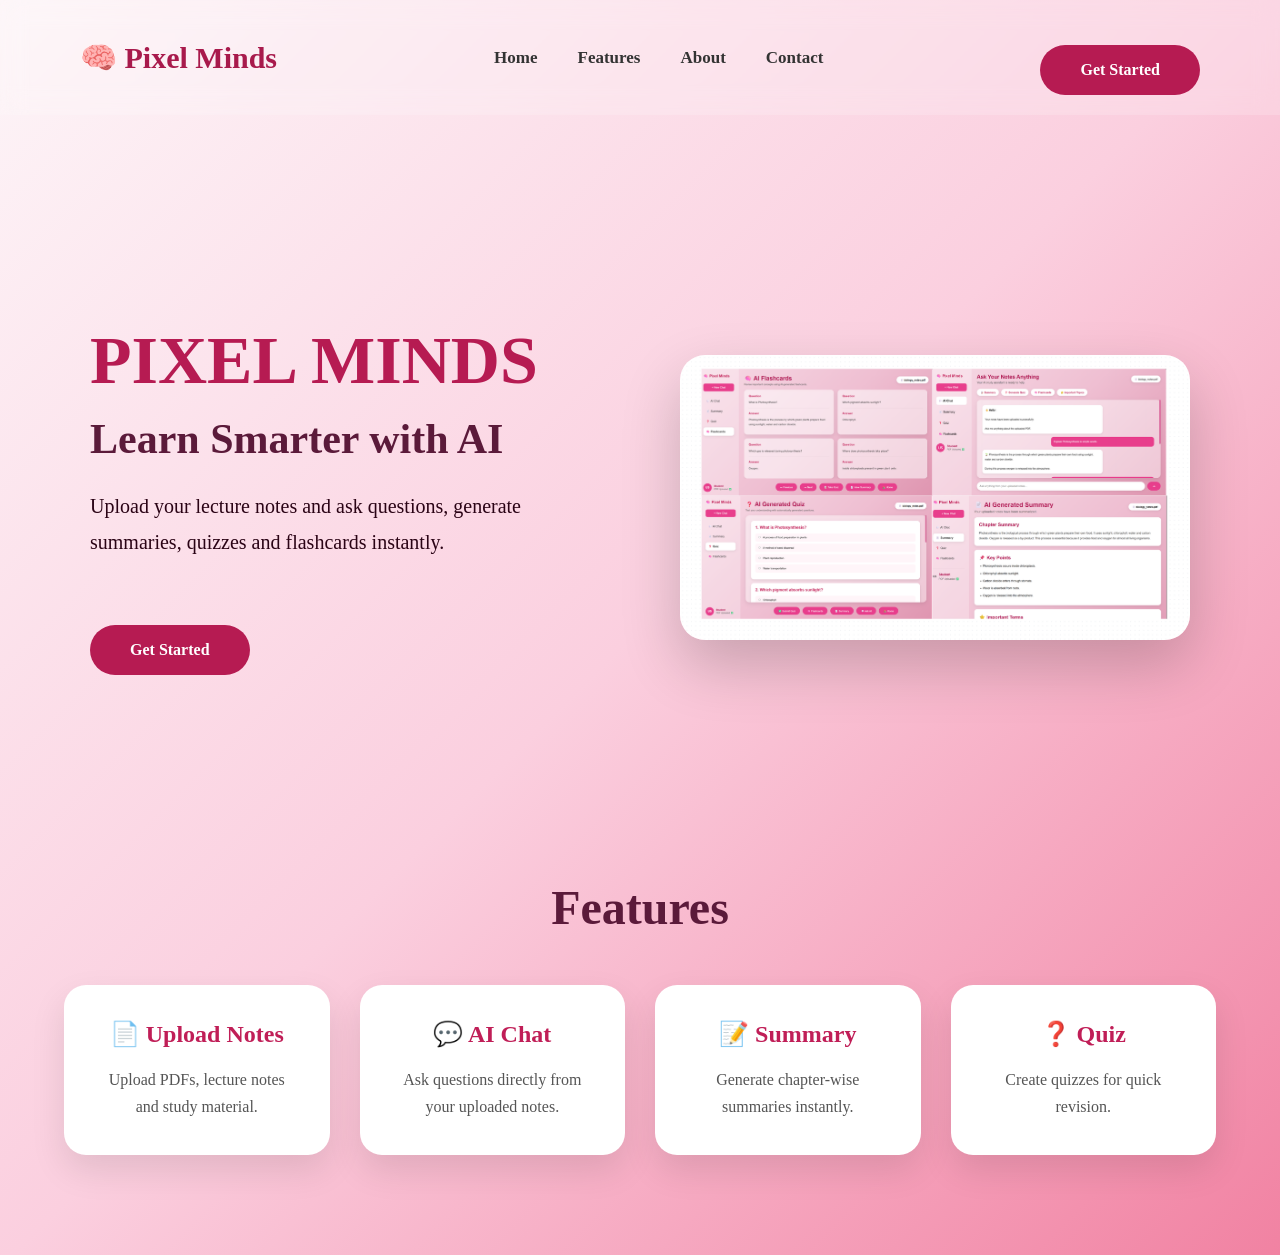
<file: frontend/index.html>
<!DOCTYPE html>
<html lang="en">
<head>
    <meta charset="UTF-8">
    <meta name="viewport" content="width=device-width, initial-scale=1.0">
    <title>Pixel Minds AI</title>
    <link rel="stylesheet" href="style.css">
</head>

<body>

<nav>

    <div class="logo">
        🧠 Pixel Minds
    </div>

    <ul>
        <li><a href="index.html"><b>Home</b></a></li>
        <li><a href="#features"><b>Features</b></a></li>
        <li><a href="#"><b>About</b></a></li>
        <li><a href="#"><b>Contact</b></a></li> 
    </ul>

    <a href="upload.html" class="btn">
        Get Started 
    </a>
    
</nav>

<section class="hero">

    <div class="left">

        <h1>PIXEL MINDS</h1>

        <h2>Learn Smarter with AI</h2>

        <p>
            Upload your lecture notes and ask questions,
            generate summaries, quizzes and flashcards instantly. 
        </p>

        <a href="upload.html" class="btn">Get Started</a>

    </div>

    <div class="right">

        <img src="images/dashboard.png" alt="dashboard">

    </div>

</section>

<!-- Added id="features" so the navbar link can scroll down to this exact spot -->
<h2 id="features" class="section-title">Features</h2>

<div class="cards">

<div class="card">
<h3>📄 Upload Notes</h3>
<p>Upload PDFs, lecture notes and study material.</p>
</div>

<div class="card">
<h3>💬 AI Chat</h3>
<p>Ask questions directly from your uploaded notes.</p>
</div>

<div class="card">
<h3>📝 Summary</h3>
<p>Generate chapter-wise summaries instantly.</p>
</div>

<div class="card">
<h3>❓ Quiz</h3>
<p>Create quizzes for quick revision.</p>
</div>

</div>

</body>
</html>
</file>
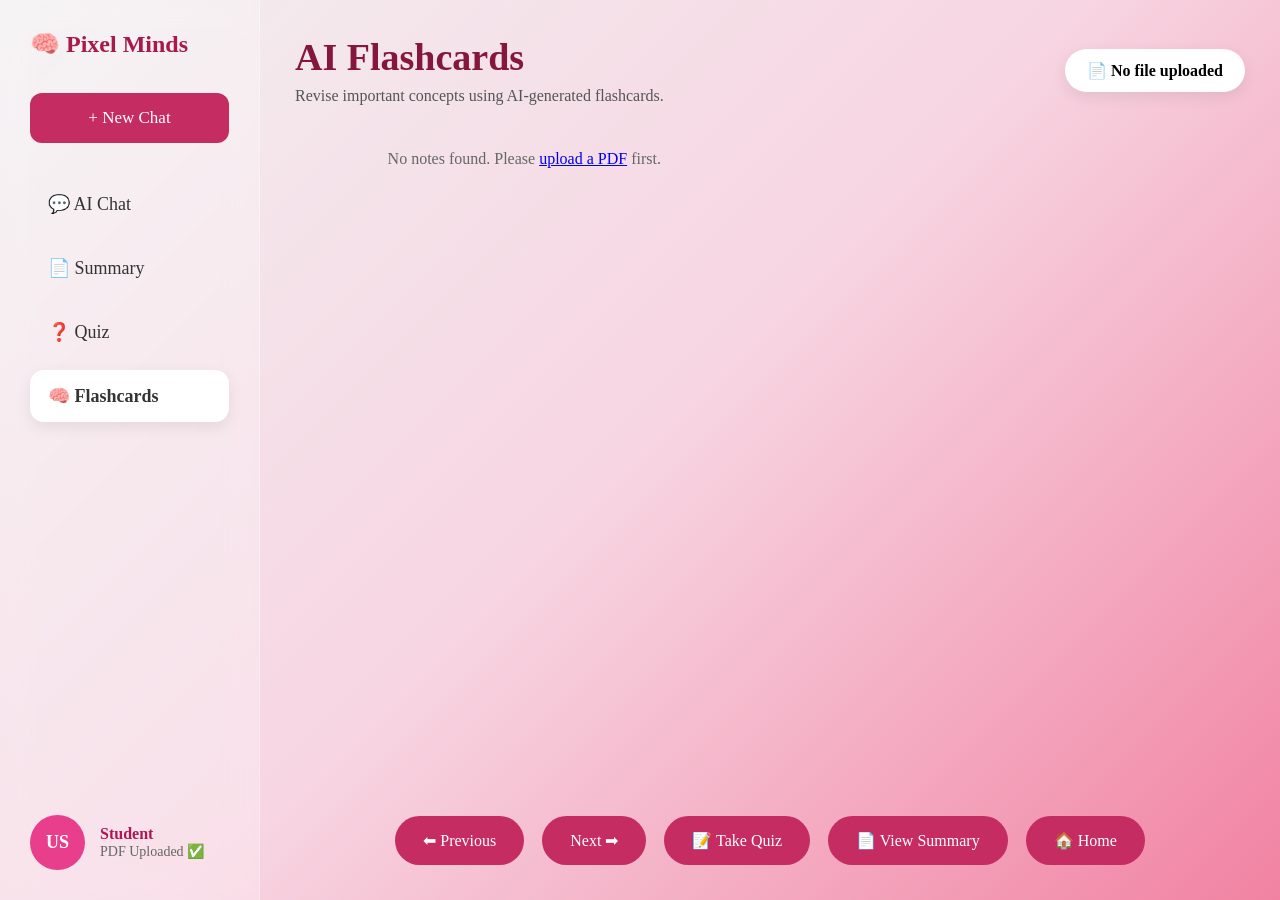
<file: frontend/flashcards.html>
<!DOCTYPE html>
<html lang="en">

<head>
    <meta charset="UTF-8">
    <meta name="viewport" content="width=device-width, initial-scale=1.0">
    <title>Pixel Minds | Flashcards</title>
    <link rel="stylesheet" href="flashcard.css">
</head>

<body>

<div class="container">

    <!-- Sidebar -->
    <div class="sidebar">
        <h2 style="color: #a81a4c">🧠 Pixel Minds</h2>
        <button class="new-chat">+ New Chat</button>

        <div class="menu">
            <a href="chat.html" class="item">💬 AI Chat</a>
            <a href="summary.html" class="item">📄 Summary</a>
            <a href="quiz.html" class="item">❓ Quiz</a>
            <a href="flashcards.html" class="item active">🧠 Flashcards</a>
        </div>

        <div class="profile">
            <div class="avatar">US</div>
            <div>
                <h4>Student</h4>
                <p>PDF Uploaded ✅</p>
            </div>
        </div>
    </div>

    <!-- Main Section -->
    <div class="main">
        <div class="topbar">
            <div>
                <h1 style="color: #85163d;"> AI Flashcards</h1>
                <p class="subtitle">
                    Revise important concepts using AI-generated flashcards.
                </p>
            </div>

            <div class="pdf" id="pdf-filename">
                📄 Loading PDF...
            </div>
        </div>

        <!-- Dynamic Flashcards Container -->
        <div class="flashcards-container" id="flashcards-container">
            <div class="loading-msg" style="text-align: center; width: 100%; color: #666;">
                ⏳ Generating flashcards from your uploaded PDF...
            </div>
        </div>

        <!-- Bottom Buttons -->
        <div class="quick-actions">
            <button id="prev-btn">⬅ Previous</button>
            <button id="next-btn">Next ➡</button>

            <a href="quiz.html">
                <button>📝 Take Quiz</button>
            </a>
            <a href="summary.html">
                <button>📄 View Summary</button>
            </a>
            <a href="index.html">
                <button>🏠 Home</button>
            </a>
        </div>
    </div>

</div>

<!-- Configuration File -->
<script src="config.js"></script>

<!-- Dynamic Logic Script -->
<script>
    const flashcardsContainer = document.getElementById('flashcards-container');

    async function loadFlashcards() {
        try {
            // 1. Check if a PDF is actually uploaded first
            let pdfText = localStorage.getItem("extracted_pdf_text");

            if (!pdfText) {
                flashcardsContainer.innerHTML = `<div style="text-align: center; width: 100%; color: #666; padding: 20px;">No notes found. Please <a href="index.html">upload a PDF</a> first.</div>`;
                return;
            }

            if (pdfText === "PDF uploaded successfully. Backend is handling the text.") {
                pdfText = "";
            }

            // Call backend API for flashcard data
            const response = await fetch(`${API_URL}/flashcards`, {
                method: "POST",
                headers: {
                    "Content-Type": "application/json"
                },
                body: JSON.stringify({ 
                    text: pdfText,
                    user_id: "student_1"
                })
            });

            const data = await response.json();
            
            // 2. Safely handle backend errors (like Groq Rate Limits)
            if (data.status === "error" || data.error) {
                flashcardsContainer.innerHTML = `<div style="color: #c52c62; text-align: center; width: 100%; padding: 20px;">❌ ${data.message || data.error}</div>`;
                return;
            }

            // Clear loading indicator
            flashcardsContainer.innerHTML = '';

            // Expecting data format: { flashcards: [{ question: "...", answer: "..." }] }
            const cards = data.flashcards || data;

            // 3. Ensure cards is an array before looping
            if (!Array.isArray(cards) || cards.length === 0) {
                flashcardsContainer.innerHTML = `<p style="color: #666; text-align: center; width: 100%;">No flashcards could be generated for this PDF.</p>`;
                return;
            }

            // Dynamically create flashcard elements
            cards.forEach(card => {
                const cardDiv = document.createElement('div');
                cardDiv.className = 'flashcard';
                cardDiv.innerHTML = `
                    <h3>Question</h3>
                    <p>${card.question}</p>
                    <hr>
                    <h3>Answer</h3>
                    <p>${card.answer}</p>
                `;
                flashcardsContainer.appendChild(cardDiv);
            });

        } catch (error) {
            console.error("Flashcards Load Error:", error);
            flashcardsContainer.innerHTML = `
                <div style="color: #c52c62; text-align: center; width: 100%; padding: 20px;">
                    ❌ Failed to load flashcards. Please check if your backend server is running.
                </div>
            `;
        }
    }

    // Load flashcards on page start
    document.addEventListener('DOMContentLoaded', loadFlashcards);
</script>

</body>
</html>
</file>
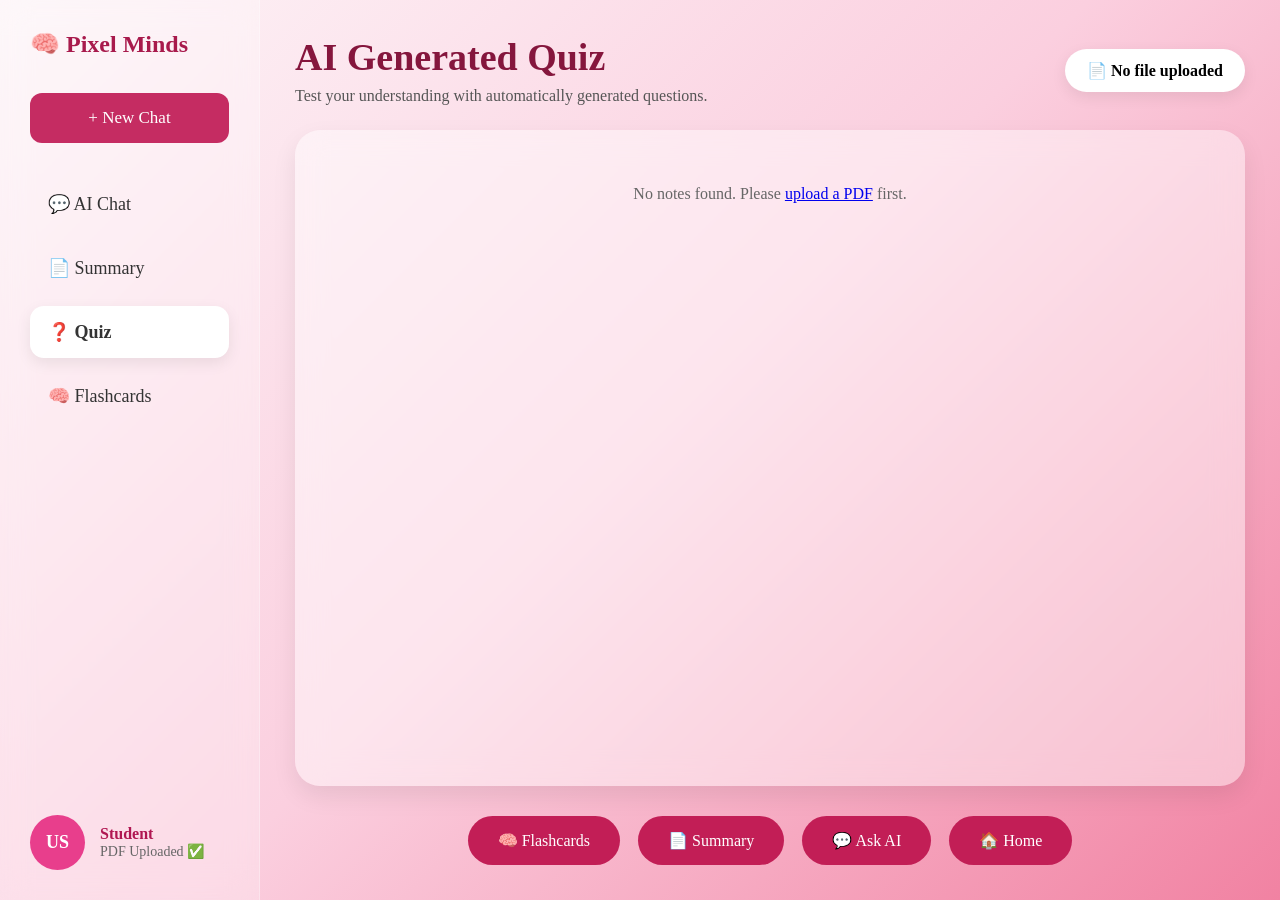
<file: frontend/quiz.html>
<!DOCTYPE html>
<html lang="en">

<head>
    <meta charset="UTF-8">
    <meta name="viewport" content="width=device-width, initial-scale=1.0">
    <title>Pixel Minds | Quiz</title>
    <link rel="stylesheet" href="quiz.css">
</head>

<body>

<div class="container">

    <!-- Sidebar -->
    <div class="sidebar">
        <h2 style="color: #a81a4c;">🧠 Pixel Minds</h2>
        <button class="new-chat">+ New Chat</button>

        <div class="menu">
            <a href="chat.html" class="item">💬 AI Chat</a>
            <a href="summary.html" class="item">📄 Summary</a>
            <a href="quiz.html" class="item active">❓ Quiz</a>
            <a href="flashcards.html" class="item">🧠 Flashcards</a>
        </div>

        <div class="profile">
            <div class="avatar">US</div>
            <div>
                <h4>Student</h4>
                <p>PDF Uploaded ✅</p>
            </div>
        </div>
    </div>

    <!-- Main Section -->
    <div class="main">

        <div class="topbar">
            <div>
                <h1 style="color: #85163d;"> AI Generated Quiz</h1>
                <p class="subtitle">
                    Test your understanding with automatically generated questions.
                </p>
            </div>

            <div class="pdf" id="pdf-filename">
                📄 Loading PDF...
            </div>
        </div>

        <!-- Quiz Container -->
        <div class="quiz-box" id="quiz-box">
            <div class="loading-msg" style="text-align: center; width: 100%; color: #666; padding: 20px;">
                ⏳ Generating quiz from your uploaded PDF...
            </div>
        </div>

        <!-- Buttons -->
        <div class="buttons">
            <button id="submit-btn">✅ Submit Quiz</button>

            <a href="flashcards.html">
                <button>🧠 Flashcards</button>
            </a>
            <a href="summary.html">
                <button>📄 Summary</button>
            </a>
            <a href="chat.html">
                <button>💬 Ask AI</button>
            </a>
            <a href="index.html">
                <button>🏠 Home</button>
            </a>
        </div>

    </div>

</div>

<!-- Central Configuration -->
<script src="config.js"></script>

<!-- Dynamic Logic Script -->
<script>
    const quizBox = document.getElementById('quiz-box');
    const submitBtn = document.getElementById('submit-btn');

    let currentQuestions = [];

    // Note: We removed the manual PDF name loading here because config.js handles it!

    async function loadQuiz() {
        try {
            // 1. Check if a PDF is actually uploaded first
            let pdfText = localStorage.getItem("extracted_pdf_text");

            if (!pdfText) {
                quizBox.innerHTML = `<div style="text-align: center; width: 100%; color: #666; padding: 20px;">No notes found. Please <a href="index.html">upload a PDF</a> first.</div>`;
                submitBtn.style.display = 'none'; // Hide submit button
                return;
            }

            if (pdfText === "PDF uploaded successfully. Backend is handling the text.") {
                pdfText = "";
            }

            const response = await fetch(`${API_URL}/quiz`, {
                method: "POST",
                headers: {
                    "Content-Type": "application/json"
                },
                body: JSON.stringify({ 
                    text: pdfText,
                    user_id: "student_1" 
                })
            });

            const data = await response.json();
            
            // 2. Safely handle backend errors (like Groq Rate Limits)
            if (data.status === "error" || data.error) {
                quizBox.innerHTML = `<div style="color: #c52c62; text-align: center; width: 100%; padding: 20px;">❌ ${data.message || data.error}</div>`;
                submitBtn.style.display = 'none'; // Hide submit button
                return;
            }

            // Format expected: { questions: [ { question: "...", options: ["A", "B", ...], answer: "A" } ] }
            currentQuestions = data.questions || data;

            quizBox.innerHTML = '';

            // 3. Ensure currentQuestions is actually an array before looping
            if (!Array.isArray(currentQuestions) || currentQuestions.length === 0) {
                quizBox.innerHTML = `<p style="color: #666; text-align: center;">No quiz questions could be generated for this PDF.</p>`;
                submitBtn.style.display = 'none';
                return;
            }

            // Ensure submit button is visible if questions load successfully
            submitBtn.style.display = 'inline-block';

            // Render each question
            currentQuestions.forEach((q, qIndex) => {
                const qDiv = document.createElement('div');
                qDiv.className = 'question';

                let optionsHTML = '';
                q.options.forEach((opt, optIndex) => {
                    optionsHTML += `
                        <label class="option">
                            <input type="radio" name="q${qIndex}" value="${opt}">
                            ${opt}
                        </label>
                    `;
                });

                qDiv.innerHTML = `
                    <h2>${qIndex + 1}. ${q.question}</h2>
                    ${optionsHTML}
                `;
                quizBox.appendChild(qDiv);
            });

        } catch (error) {
            console.error("Quiz Load Error:", error);
            quizBox.innerHTML = `
                <div style="color: #c52c62; text-align: center; width: 100%; padding: 20px;">
                    ❌ Failed to load quiz. Please check if your backend server is running.
                </div>
            `;
            submitBtn.style.display = 'none';
        }
    }

    // Evaluate answers and present score
    function submitQuiz() {
        if (!currentQuestions || currentQuestions.length === 0) return;

        let score = 0;

        currentQuestions.forEach((q, qIndex) => {
            const selectedOption = document.querySelector(`input[name="q${qIndex}"]:checked`);
            if (selectedOption && selectedOption.value === q.answer) {
                score++;
            }
        });

        // Remove old score card if present
        const oldScoreCard = document.querySelector('.score-card');
        if (oldScoreCard) oldScoreCard.remove();

        // Create score card element
        const scoreCard = document.createElement('div');
        scoreCard.className = 'score-card';
        scoreCard.innerHTML = `
            <h2>🏆 Quiz Result</h2>
            <p>Your Score: <strong>${score} / ${currentQuestions.length}</strong></p>
            <p>${score === currentQuestions.length ? '🎉 Perfect Score!' : 'Keep revising your notes!'}</p>
        `;

        quizBox.appendChild(scoreCard);
        scoreCard.scrollIntoView({ behavior: 'smooth' });
    }

    submitBtn.addEventListener('click', submitQuiz);
    document.addEventListener('DOMContentLoaded', loadQuiz);
</script>

</body>
</html>
</file>
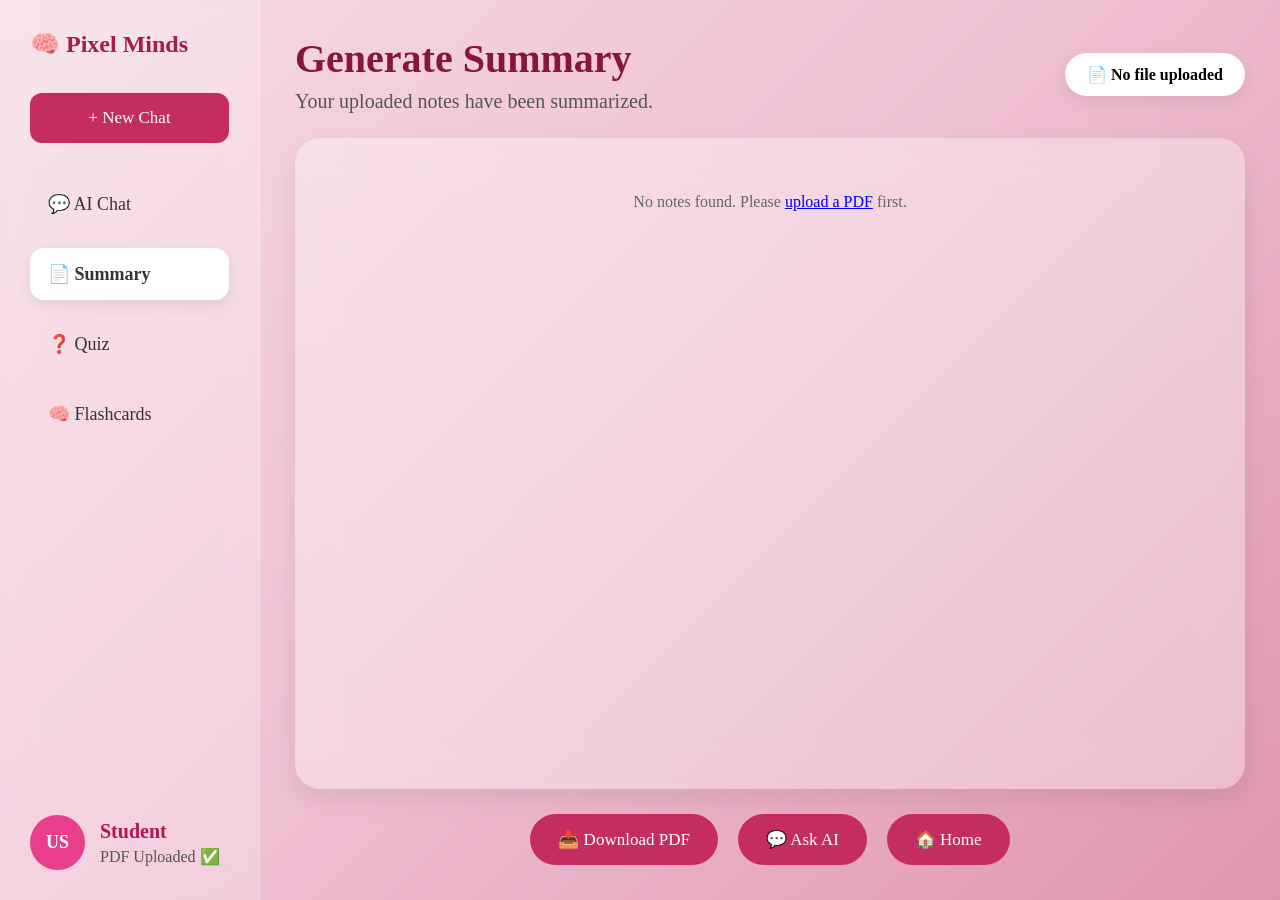
<file: frontend/summary.html>
<!DOCTYPE html>
<html lang="en">

<head>
    <meta charset="UTF-8">
    <meta name="viewport" content="width=device-width, initial-scale=1.0">
    <title>Pixel Minds | Summary</title>
    <link rel="stylesheet" href="summary2.css">
</head>

<body>

<div class="container">

    <!-- Sidebar -->
    <div class="sidebar">
        <h2 style="color: #a81a4c;">🧠 Pixel Minds</h2>
        <button class="new-chat">+ New Chat</button>

        <div class="menu">
            <a href="chat.html" class="item">💬 AI Chat</a>
            <a href="summary.html" class="item active">📄 Summary</a>
            <a href="quiz.html" class="item">❓ Quiz</a>
            <a href="flashcards.html" class="item">🧠 Flashcards</a>
        </div>

        <div class="profile" style="margin-left: 0;">
            <div class="avatar">US</div>
            <div>
                <h4>Student</h4>
                <p>PDF Uploaded ✅</p>
            </div>
        </div>
    </div>
        
    <!-- Main Content -->
    <div class="main">
        <div class="topbar">
            <div>
                <h1> Generate Summary</h1>
                <p class="subtitle">
                    Your uploaded notes have been summarized.
                </p>
            </div>

            <div class="pdf" id="pdf-filename">
                📄 Loading PDF...
            </div>
        </div>

        <!-- Dynamic Summary Container -->
        <div class="summary-box" id="summary-box">
            <div class="loading-msg" style="text-align: center; width: 100%; color: #666; padding: 20px;">
                ⏳ Reading document and generating summary...
            </div>
        </div>

        <!-- Bottom Buttons -->
        <div class="bottom-buttons">
            <button>📥 Download PDF</button>
            <button id="copy-btn">📋 Copy Summary</button>

            <a href="chat.html">
                <button>💬 Ask AI</button>
            </a>
            <a href="index.html">
                <button>🏠 Home</button>
            </a>
        </div>
    </div>

</div>

<!-- Central Configuration -->
<script src="config.js"></script>

<!-- Dynamic Logic Script -->
<script>
    const summaryBox = document.getElementById('summary-box');
    const copyBtn = document.getElementById('copy-btn');

    let rawSummaryText = "";

    async function loadSummary() {
        try {
            // 1. Check if a PDF is actually uploaded first
            let pdfText = localStorage.getItem("extracted_pdf_text");

            if (!pdfText) {
                summaryBox.innerHTML = `<div style="text-align: center; width: 100%; color: #666; padding: 20px;">No notes found. Please <a href="index.html">upload a PDF</a> first.</div>`;
                copyBtn.style.display = 'none';
                return;
            }

            if (pdfText === "PDF uploaded successfully. Backend is handling the text.") {
                pdfText = "";
            }

            const response = await fetch(`${API_URL}/summary`, {
                method: "POST",
                headers: {
                    "Content-Type": "application/json"
                },
                body: JSON.stringify({ 
                    text: pdfText,
                    user_id: "student_1" 
                })
            });

            const data = await response.json();
            
            // 2. Safely handle backend errors
            if (data.status === "error" || data.error) {
                summaryBox.innerHTML = `<div style="color: #c52c62; text-align: center; width: 100%; padding: 20px;">❌ ${data.message || data.error}</div>`;
                copyBtn.style.display = 'none';
                return;
            }

            // Clear loading text
            summaryBox.innerHTML = '';

            const summaryContent = data.summary || data.data || data;

            if (!summaryContent) {
                summaryBox.innerHTML = `<p style="color: #666; text-align: center;">No summary could be generated for this PDF.</p>`;
                copyBtn.style.display = 'none';
                return;
            }

            copyBtn.style.display = 'inline-block';

            rawSummaryText = typeof summaryContent === 'string' ? summaryContent : JSON.stringify(summaryContent, null, 2);

            const summaryCard = document.createElement('div');
            summaryCard.className = 'summary-card';
            
            summaryCard.innerHTML = `
                <h2>Document Summary</h2>
                <p style="white-space: pre-wrap; line-height: 1.6;">${rawSummaryText}</p>
            `;
            
            summaryBox.appendChild(summaryCard);

        } catch (error) {
            console.error("Summary Load Error:", error);
            summaryBox.innerHTML = `
                <div style="color: #c52c62; text-align: center; width: 100%; padding: 20px;">
                    ❌ Failed to load summary. Please check if your backend server is running.
                </div>
            `;
            copyBtn.style.display = 'none';
        }
    }

    copyBtn.addEventListener('click', () => {
        if (!rawSummaryText) return;
        
        navigator.clipboard.writeText(rawSummaryText).then(() => {
            const originalText = copyBtn.innerHTML;
            copyBtn.innerHTML = "✅ Copied!";
            setTimeout(() => {
                copyBtn.innerHTML = originalText;
            }, 2000);
        }).catch(err => {
            console.error("Failed to copy text: ", err);
        });
    });

    document.addEventListener('DOMContentLoaded', loadSummary);
</script>

</body>
</html>
</file>
<file: frontend/style.css>
@import url('https://fonts.googleapis.com/css2?family=Poppins:wght@400;500;600&family=Syne:wght@700;800&display=swap');

*{
    margin:0;
    padding:0;
    box-sizing:border-box;
}

html{
    scroll-behavior:smooth;
}

body{
    font-family:'Playfair Display',serif;
    min-height:100vh;
    background: linear-gradient(
        135deg,
        #fdf5f8 0%,
        #fbcfdf 50%,
        #f182a2 100%
    );
    color:#222;
    overflow-x:hidden;
}


nav{

    width:100%;

    display:flex;

    justify-content:space-between;

    align-items:center;

    padding:20px 80px;

    position:sticky;

    top:0;

    z-index:1000;

    background:rgba(255,255,255,.18);

    backdrop-filter:blur(12px);

}

.logo{

    font-size:30px;

    font-weight:700;

    color:#a81a4c;

}

nav ul{

    display:flex;

    list-style:none;

    gap:40px;

}

nav ul li a{

    text-decoration:none;

    color:#333;

    font-weight:500;

    font-size:17px;

    transition:.3s;

}

nav ul li a:hover{

    color:#d81b60;

}

.login-btn{

    background:#cb1f5b;

    color:white;

    border:none;

    padding:12px 28px;

    border-radius:50px;

    cursor:pointer;

    font-weight:600;

    transition:.3s;

}

.login-btn:hover{

    background:#c2185b;

    transform:translateY(-3px);

}


.hero{

    display:flex;
    justify-content:space-between;
    align-items:center;

    padding:90px 90px;

    gap:80px;

    min-height:85vh;

}

.left{

    flex:1;

}

.left h1{
    font-size:68px;
    color:#b61b52;

    margin-bottom:15px;

}

.left h2{

    font-size:42px;

    color:#5b1a3a;

    margin-bottom:25px;

}

.left p{

    max-width:600px;

    font-size:20px;

    line-height:1.8;

    color:#2a0315;

    margin-bottom:40px;

}

.left button{

    background:#9b2059;

    color:white;

    border:none;

    padding:16px 40px;

    border-radius:50px;

    font-size:18px;

    font-weight:600;
    cursor:pointer;
    transition:.3s;
    box-shadow:0 15px 35px rgba(232,62,140,.35);

}

.left button:hover{

    transform:translateY(-5px);

    background:#920e43;

}

.right{

    flex:1;

    display:flex;

    justify-content:center;

}

.right img{
    width:100%;

    max-width:600px;

    border-radius:25px;

    box-shadow:0 25px 60px rgba(0,0,0,.2);

}

/* ===========================
   FEATURES
=========================== */

.section-title{

    text-align:center;

    font-size:48px;

    color:#5b1a3a;

    margin-bottom:50px;

}

.cards{

    width:90%;

    margin:auto;

    display:grid;

    grid-template-columns:repeat(auto-fit,minmax(250px,1fr));
    gap:30px;

    margin-bottom:100px;

}

.card{

    background:white;

    border-radius:22px;

    padding:35px;

    text-align:center;

    box-shadow:0 15px 35px rgba(0,0,0,.1);

    transition:.35s;

}

.card:hover{

    transform:translateY(-10px);

    box-shadow:0 25px 45px rgba(0,0,0,.18);

}

.card h3{

    font-size:24px;
    color: #c01e57;
    margin-bottom:18px;

}

.card p{

    font-size:16px;

    line-height:1.7;

    color:#555;

}

/* ===========================
   UPLOAD PAGE
=========================== */

.upload-container{

    width:700px;

    margin:70px auto;

    background:white;

    padding:50px;

    border-radius:25px;

    box-shadow:0 20px 45px rgba(0,0,0,.15);

    text-align:center;

}

.upload-container h2{

    margin-bottom:25px;

}

.upload-container input{

    margin:30px 0;

}

/* ===========================
   CHAT PAGE
=========================== */

.chat-container{

    width:85%;

    margin:50px auto;

}

.chat-box{

    height:500px;

    background:white;

    border-radius:25px;

    padding:25px;

    overflow-y:auto;

    box-shadow:0 15px 35px rgba(0,0,0,.15);

    margin-bottom:20px;

}

.message{

    padding:18px;

    margin-bottom:18px;

    border-radius:15px;

    max-width:75%;

}

.user{

    background:#dbeafe;

    margin-left:auto;

}

.ai{

    background:#f3e8ff;

}

.chat-input{

    display:flex;

    gap:15px;

}

.chat-input input{

    flex:1;

    padding:16px;

    border-radius:12px;

    border:1px solid #ccc;

    font-size:16px;

}

.chat-input button{

    width:160px;

}

/* ===========================
   FOOTER
=========================== */

footer{

    padding:40px;

    text-align:center;

    color:#555;

}

@media(max-width:1000px){

.hero{

flex-direction:column;

text-align:center;

padding:60px 30px;

}

.left p{
margin:auto;

}

nav{

padding:20px 30px;

}

nav ul{

display:none;

}

.right img{
max-width:450px;
}
}

/* ===========================
   UPLOAD PAGE
=========================== */

.upload-container{

    width:80%;

    max-width:700px;

    margin:60px auto;

    background:white;

    padding:50px;

    border-radius:25px;

    text-align:center;

    box-shadow:0 20px 45px rgba(0,0,0,.15);

}

.upload-container h1{

    color:#c2185b;

    margin-bottom:15px;

}

.upload-container p{

    color:#555;

    margin-bottom:30px;

}

.upload-box{

    border:3px dashed #c33276;

    border-radius:20px;

    padding:40px;

    background:#fff7fb;

}

.upload-box img{

    margin-bottom:20px;

}

.upload-box h3{

    color:#ad194f;

    margin-bottom:10px;

}

.upload-box input{

    margin-top:15px;

}

#upload-btn{

    margin-top:20px;

    background:#aa2c67;

    color:white;

    border:none;

    padding:15px 35px;

    border-radius:50px;

    cursor:pointer;

    font-size:16px;

    transition:.3s;

}

#upload-btn:hover{

    background:#c2185b;

    transform:translateY(-3px);

}
.btn{

    display:inline-block;

    margin-top:25px;

    background:#b61b52;

    color:white;

    text-decoration:none;

    padding:16px 40px;

    border-radius:50px;

    font-weight:600;

    transition:.3s;

}

.btn:hover{

    background:#a2144d;
    transform:translateY(-3px);
}

.upload-box{
    transition:0.3s ease;
    cursor:pointer;
}

.upload-box:hover{
    transform:translateY(-5px);
    box-shadow:0 15px 35px rgba(232,62,140,0.2);
    border-color:#c2185b;
}

/* ===========================
   INFO CARDS
=========================== */

.info-cards{

    display:flex;

    justify-content:center;

    gap:25px;

    margin-top:50px;

    flex-wrap:wrap;

}

.info-card{

    width:220px;

    background:white;

    padding:25px;

    border-radius:18px;

    text-align:center;

    box-shadow:0 10px 30px rgba(0,0,0,.08);

    transition:0.3s;

}

.info-card:hover{

    transform:translateY(-8px);

    box-shadow:0 18px 40px rgba(232,62,140,.18);

}

.info-card .icon{
    font-size:40px;
    margin-bottom:15px;

}

.info-card h3{

    color:#c71959;

    margin-bottom:10px;

}

.info-card p{
    color:#666;
    font-size:15px;

    line-height:22px;
}


<!--chat page-->

.chat-layout{

display:flex;

gap:30px;

padding:40px;

}

/* LEFT SIDEBAR */

.sidebar{

width:25%;

background:white;

padding:25px;

border-radius:20px;

box-shadow:0 10px 30px rgba(0,0,0,.08);

height:650px;

}

.sidebar h2{

margin-bottom:25px;

color:#a81650;

}

.file-card{

background:#fff4f8;

padding:15px;

border-radius:12px;

margin-bottom:15px;

cursor:pointer;

transition:.3s;

}

.file-card:hover{

background:#ffd8e7;

transform:translateX(5px);

}

.upload-new{

width:100%;

margin-top:25px;

}

/* RIGHT */

.chat-area{

flex:1;

background:white;

border-radius:20px;

padding:30px;

box-shadow:0 10px 30px rgba(0,0,0,.08);

display:flex;

flex-direction:column;

height:650px;

}

.chat-header h2{

color:#c2185b;

margin-bottom:5px;

}

.chat-header p{

color:#777;

margin-bottom:20px;

}

/* QUICK BUTTONS */

.quick-actions{

display:flex;

gap:15px;

margin-bottom:25px;

flex-wrap:wrap;

}

.quick-actions button{

padding:10px 20px;

border-radius:30px;

background:#ffe4ef;

color:#c2185b;

border:none;

cursor:pointer;

font-size:15px;

}

.quick-actions button:hover{

background:#e83e8c;

color:white;

}

/* CHAT */

.chat-box{

flex:1;

overflow-y:auto;

padding-right:10px;

}

.message{

max-width:75%;

padding:18px;

border-radius:18px;

margin-bottom:20px;

line-height:28px;

}

.ai{

background:#fff4f8;

align-self:flex-start;

}

.user{

background:#e83e8c;

color:white;

margin-left:auto;

}

.message strong{

display:block;

margin-bottom:8px;

}

/* INPUT */

.chat-input{

display:flex;

gap:15px;

margin-top:20px;

}

.chat-input input{

flex:1;

padding:16px;

border-radius:30px;

border:1px solid #ddd;

font-size:16px;

outline:none;

}

.chat-input button{

border-radius:30px;

padding:15px 30px;

}
</file>
<file: frontend/flashcard.css>
*{
    margin:0;
    padding:0;
    box-sizing:border-box;
font-family:'Playfair Display',serif;}

body{
    height:100vh;
    background: linear-gradient(
        135deg,
        #f2f0f1 0%,
        #f7d5e2 50%,
        #f182a2 100%
    );
}

/* Layout */

.container{
    display:flex;
    height:100vh;
}

/* Sidebar */

.sidebar{
    width:260px;
    background:rgba(255,255,255,.25);
    backdrop-filter:blur(15px);
    border-right:1px solid rgba(255,255,255,.3);
    padding:30px;
    display:flex;
    flex-direction:column;
}

.sidebar h2{
    color:#c21e56;
    margin-bottom:35px;
}

.sidebar a{
    text-decoration:none;
    color:#333;
}

.new-chat{
    width:100%;
    padding:15px;
    border:none;
    border-radius:12px;
    background:#c52c62;
    color:white;
    font-size:17px;
    cursor:pointer;
    margin-bottom:35px;
    transition:.3s;
}

.new-chat:hover{
    background:#b01752;
}

.menu{
    display:flex;
    flex-direction:column;
    gap:12px;
}

.item{
    display:flex;
    align-items:center;
    gap:10px;
    padding:15px 18px;
    border-radius:14px;
    transition:.3s;
    font-size:18px;
}

.item:hover{
    background:white;
    box-shadow:0 5px 15px rgba(0,0,0,.08);
}

.active{
    background:white;
    color:#c21e56;
    font-weight:bold;
    box-shadow:0 5px 15px rgba(0,0,0,.08);
}

/* Profile */

.profile{
    margin-top:auto;
    display:flex;
    align-items:center;
    gap:15px;
}

.avatar{
    width:55px;
    height:55px;
    border-radius:50%;
    background:#e83e8c;
    color:white;
    display:flex;
    justify-content:center;
    align-items:center;
    font-weight:bold;
    font-size:18px;
}

.profile h4{
    color:#b01752;
}

.profile p{
    color:#666;
    font-size:14px;
}

/* Main */

.main{
    flex:1;
    padding:35px;
    display:flex;
    flex-direction:column;
}

.topbar{
    display:flex;
    justify-content:space-between;
    align-items:center;
    margin-bottom:25px;
}

.topbar h1{
    font-size:38px;
    color:#b01752;
}

.subtitle{
    color:#555;
    margin-top:8px;
}

.pdf{
    background:white;
    padding:12px 22px;
    border-radius:30px;
    box-shadow:0 5px 15px rgba(0,0,0,.08);
    font-weight:600;
}

/* Flashcards */

.flashcards-container{
    flex:1;
    display:grid;
    grid-template-columns:repeat(2,1fr);
    gap:25px;
    overflow-y:auto;
    padding-right:8px;
}

.flashcard{
    background:rgba(255,255,255,.55);
    backdrop-filter:blur(15px);
    border-radius:20px;
    padding:30px;
    box-shadow:0 10px 25px rgba(0,0,0,.08);
    transition:.3s;
}

.flashcard:hover{
    transform:translateY(-8px);
    box-shadow:0 15px 30px rgba(0,0,0,.12);
}

.flashcard h3{
    color:#85163d;
    margin-bottom:15px;
}

.flashcard p{
    line-height:1.8;
    color:#130000;
    font-size:17px;
}

.flashcard hr{
    margin:22px 0;
    border:none;
    border-top:1px solid rgba(0,0,0,.12);
}

/* Buttons */

.quick-actions{
    display:flex;
    justify-content:center;
    gap:18px;
    margin-top:30px;
    flex-wrap:wrap;
}

.quick-actions a{
    text-decoration:none;
}

.quick-actions button{
    padding:15px 28px;
    border:none;
    border-radius:35px;
    background:#c52c62;
    color:white;
    cursor:pointer;
    font-size:16px;
    transition:.3s;
}

.quick-actions button:hover{
    background:#b01752;
    transform:translateY(-3px);
}

/* Scrollbar */

::-webkit-scrollbar{
    width:8px;
}

::-webkit-scrollbar-thumb{
    background:#d45b90;
    border-radius:20px;
}

::-webkit-scrollbar-track{
    background:transparent;
}

/* Responsive */

@media(max-width:900px){

    .sidebar{
        display:none;
    }

    .main{
        padding:20px;
    }

    .topbar{
        flex-direction:column;
        align-items:flex-start;
        gap:15px;
    }

    .flashcards-container{
        grid-template-columns:1fr;
    }

    .quick-actions{
        justify-content:center;
    }

}
</file>
<file: frontend/quiz.css>
*{
    margin:0;
    padding:0;
    box-sizing:border-box;
font-family:'Playfair Display',serif;
}

body{
    height:100vh;
    background: linear-gradient(
        135deg,
        #fdf5f8 0%,
        #fbcfdf 50%,
        #f182a2 100%
    );
}

.container{
    display:flex;
    height:100vh;
}

/* Sidebar */

.sidebar{
    width:260px;
    background:rgba(255,255,255,.25);
    backdrop-filter:blur(15px);
    border-right:1px solid rgba(255,255,255,.3);
    padding:30px;
    display:flex;
    flex-direction:column;
}

.sidebar h2{
    color:#c21e56;
    margin-bottom:35px;
}

.sidebar a{
    text-decoration:none;
    color:#333;
}

.new-chat{
    width:100%;
    padding:15px;
    border:none;
    border-radius:12px;
    background:#c52c62;
    color:white;
    font-size:17px;
    cursor:pointer;
    margin-bottom:35px;
    transition:.3s;
}

.new-chat:hover{
    background:#b01752;
}

.menu{
    display:flex;
    flex-direction:column;
    gap:12px;
}

.item{
    display:flex;
    align-items:center;
    gap:10px;
    padding:15px 18px;
    border-radius:14px;
    transition:.3s;
    font-size:18px;
}

.item:hover{
    background:white;
    box-shadow:0 5px 15px rgba(0,0,0,.08);
}

.active{
    background:white;
    color:#c21e56;
    font-weight:bold;
    box-shadow:0 5px 15px rgba(0,0,0,.08);
}

/* Profile */

.profile{
    margin-top:auto;
    display:flex;
    align-items:center;
    gap:15px;
}

.avatar{
    width:55px;
    height:55px;
    border-radius:50%;
    background:#e83e8c;
    color:white;
    display:flex;
    justify-content:center;
    align-items:center;
    font-weight:bold;
    font-size:18px;
}

.profile h4{
    color:#b01752;
}

.profile p{
    color:#666;
    font-size:14px;
}

/* Main */

.main{
    flex:1;
    padding:35px;
    display:flex;
    flex-direction:column;
}

.topbar{
    display:flex;
    justify-content:space-between;
    align-items:center;
    margin-bottom:25px;
}

.topbar h1{
    font-size:38px;
    color:#b01752;
}

.subtitle{
    color:#555;
    margin-top:8px;
}

.pdf{
    background:white;
    padding:12px 22px;
    border-radius:30px;
    box-shadow:0 5px 15px rgba(0,0,0,.08);
    font-weight:600;
}

/* Quiz Box */

.quiz-box{
    flex:1;
    background:rgba(255,255,255,.45);
    backdrop-filter:blur(15px);
    border-radius:25px;
    padding:35px;
    overflow-y:auto;
    box-shadow:0 10px 25px rgba(0,0,0,.08);
}

.question{
    background:white;
    padding:30px;
    border-radius:20px;
    margin-bottom:25px;
    box-shadow:0 8px 18px rgba(0,0,0,.08);
}

.question h2{
    color:#85163d;
    margin-bottom:25px;
    font-size:26px;
}

.option{
    display:block;
    background:#fff5f9;
    border:2px solid transparent;
    padding:15px 20px;
    border-radius:12px;
    margin-bottom:15px;
    cursor:pointer;
    transition:.3s;
    font-size:17px;
}

.option:hover{
    background:#e83e8c;
    color:white;
}

.option input{
    margin-right:12px;
}

/* Score Card */

.score-card{
    margin-top:20px;
    background:white;
    border-radius:20px;
    padding:25px;
    text-align:center;
    box-shadow:0 8px 18px rgba(0,0,0,.08);
}

.score-card h2{
    color:#c21e56;
    margin-bottom:10px;
}

.score-card p{
    font-size:20px;
    color:#444;
}

/* Buttons */

.buttons{
    display:flex;
    justify-content:center;
    gap:18px;
    margin-top:30px;
    flex-wrap:wrap;
}

.buttons a{
    text-decoration:none;
}

.buttons button{
    padding:15px 30px;
    border:none;
    border-radius:35px;
    background:#c21e56;
    color:white;
    font-size:16px;
    cursor:pointer;
    transition:.3s;
}

.buttons button:hover{
    background:#b01752;
    transform:translateY(-3px);
}

/* Scrollbar */

::-webkit-scrollbar{
    width:8px;
}

::-webkit-scrollbar-thumb{
    background:#d45b90;
    border-radius:20px;
}

::-webkit-scrollbar-track{
    background:transparent;
}

/* Responsive */

@media(max-width:900px){

    .sidebar{
        display:none;
    }

    .main{
        padding:20px;
    }

    .topbar{
        flex-direction:column;
        align-items:flex-start;
        gap:15px;
    }

    .buttons{
        justify-content:center;
    }

}
</file>
<file: frontend/summary2.css>
*{
margin:0;
padding:0;
box-sizing:border-box;
font-family:'Playfair Display',serif;
}

body{
min-height:100vh;
background:linear-gradient(
135deg,
#f7dbe6,
#efbfd2,
#df95b0
);
}

.container{
display:flex;
min-height:100vh;
}

/* Sidebar */

.sidebar{
    width:260px;
    display:flex;
    flex-direction:column;
    background:rgba(255,255,255,.25);
    backdrop-filter:blur(15px);
    padding:30px;
    border-right:1px solid rgba(255,255,255,.3);
}

.sidebar h2{
color:#c21e56;
margin-bottom:35px;
}

.sidebar a{
text-decoration:none;
color:#333;
}

.new-chat{
width:100%;
padding:15px;
border:none;
border-radius:12px;
background:#c52c62;
color:white;
font-size:17px;
cursor:pointer;
margin-bottom:35px;
transition:.3s;
}

.new-chat:hover{
background:#b01752;
}

.menu{
    display:flex;
    flex-direction:column;
    gap:18px;
}

.item{
display:flex;
align-items:center;
gap:10px;
padding:15px 18px;
border-radius:14px;
font-size:18px;
transition:.3s;
cursor:pointer;
}

.item:hover{
background:white;
box-shadow:0 5px 15px rgba(0,0,0,.08);
}

.active{
background:white;
font-weight:bold;
color:#c21e56;
box-shadow:0 5px 15px rgba(0,0,0,.08);
}

/* Main */

.main{
flex:1;
padding:35px;
display:flex;
flex-direction:column;
}

.topbar{
display:flex;
justify-content:space-between;
align-items:center;
margin-bottom:25px;
}

.topbar h1{
font-size:40px;
color:#85163d;
}

.subtitle{
font-size:20px;
margin-top:8px;
color:#555;
}

.pdf{
background:white;
padding:12px 22px;
border-radius:35px;
box-shadow:0 5px 15px rgba(0,0,0,.08);
font-weight:bold;
}

/* Summary Box */

.summary-box{
flex:1;
background:rgba(255,255,255,.35);
backdrop-filter:blur(20px);
border-radius:25px;
padding:35px;
overflow-y:auto;
box-shadow:0 10px 25px rgba(0,0,0,.08);
}

/* Cards */

.summary-card{
background:rgb(250, 242, 245);
padding:30px;
border-radius:18px;
margin-bottom:25px;
box-shadow:0 8px 18px rgba(0,0,0,.08);
}

.summary-card h2{
color:#85163d;
margin-bottom:20px;
font-size:30px;
}

.summary-card p{
font-size:18px;
line-height:1.9;
color:#333;
}

.summary-card ul{
margin-left:25px;
margin-top:15px;
}

.summary-card li{
font-size:18px;
margin-bottom:15px;
line-height:1.8;
}

/* Buttons */

.bottom-buttons{
display:flex;
justify-content:center;
gap:20px;
margin-top:25px;
flex-wrap:wrap;
}

.bottom-buttons button{
padding:15px 28px;
border:none;
border-radius:35px;
background:#c52c62;
color:white;
font-size:17px;
cursor:pointer;
transition:.3s;
}

.bottom-buttons button:hover{
background:#b01752;
transform:translateY(-3px);
}

/* Scrollbar */

::-webkit-scrollbar{
width:8px;
}

::-webkit-scrollbar-thumb{
background:#d64d87;
border-radius:10px;
}

::-webkit-scrollbar-track{
background:transparent;
}

.profile{
    margin-top:auto;
    display:flex;
    align-items:center;
    gap:15px;
    padding-top:25px;
}

.avatar{
    width:55px;
    height:55px;
    border-radius:50%;
    background:#e83e8c;
    color:white;
    display:flex;
    justify-content:center;
    align-items:center;
    font-weight:bold;
    font-size:18px;
        flex-shrink:0;

}

.profile img{
    width:60px;
    height:60px;
    border-radius:50%;
}

.profile h4{
    margin:0;
    color:#b01752;
    font-size:20px;
}

.profile p{
    margin:4px 0 0;
    color:#555;
}


<!--bottom buttons-->
.bottom-buttons{
    display:flex;
    justify-content:center;
    gap:20px;
    margin:25px 0;
    flex-wrap:wrap;
}

.bottom-buttons button{
    padding:15px 28px;
    border:none;
    border-radius:35px;
    background:#c52c62;
    color:white;
    font-size:17px;
    cursor:pointer;
    transition:.3s;
}

.bottom-buttons button:hover{
    background:#b01752;
}
</file>
